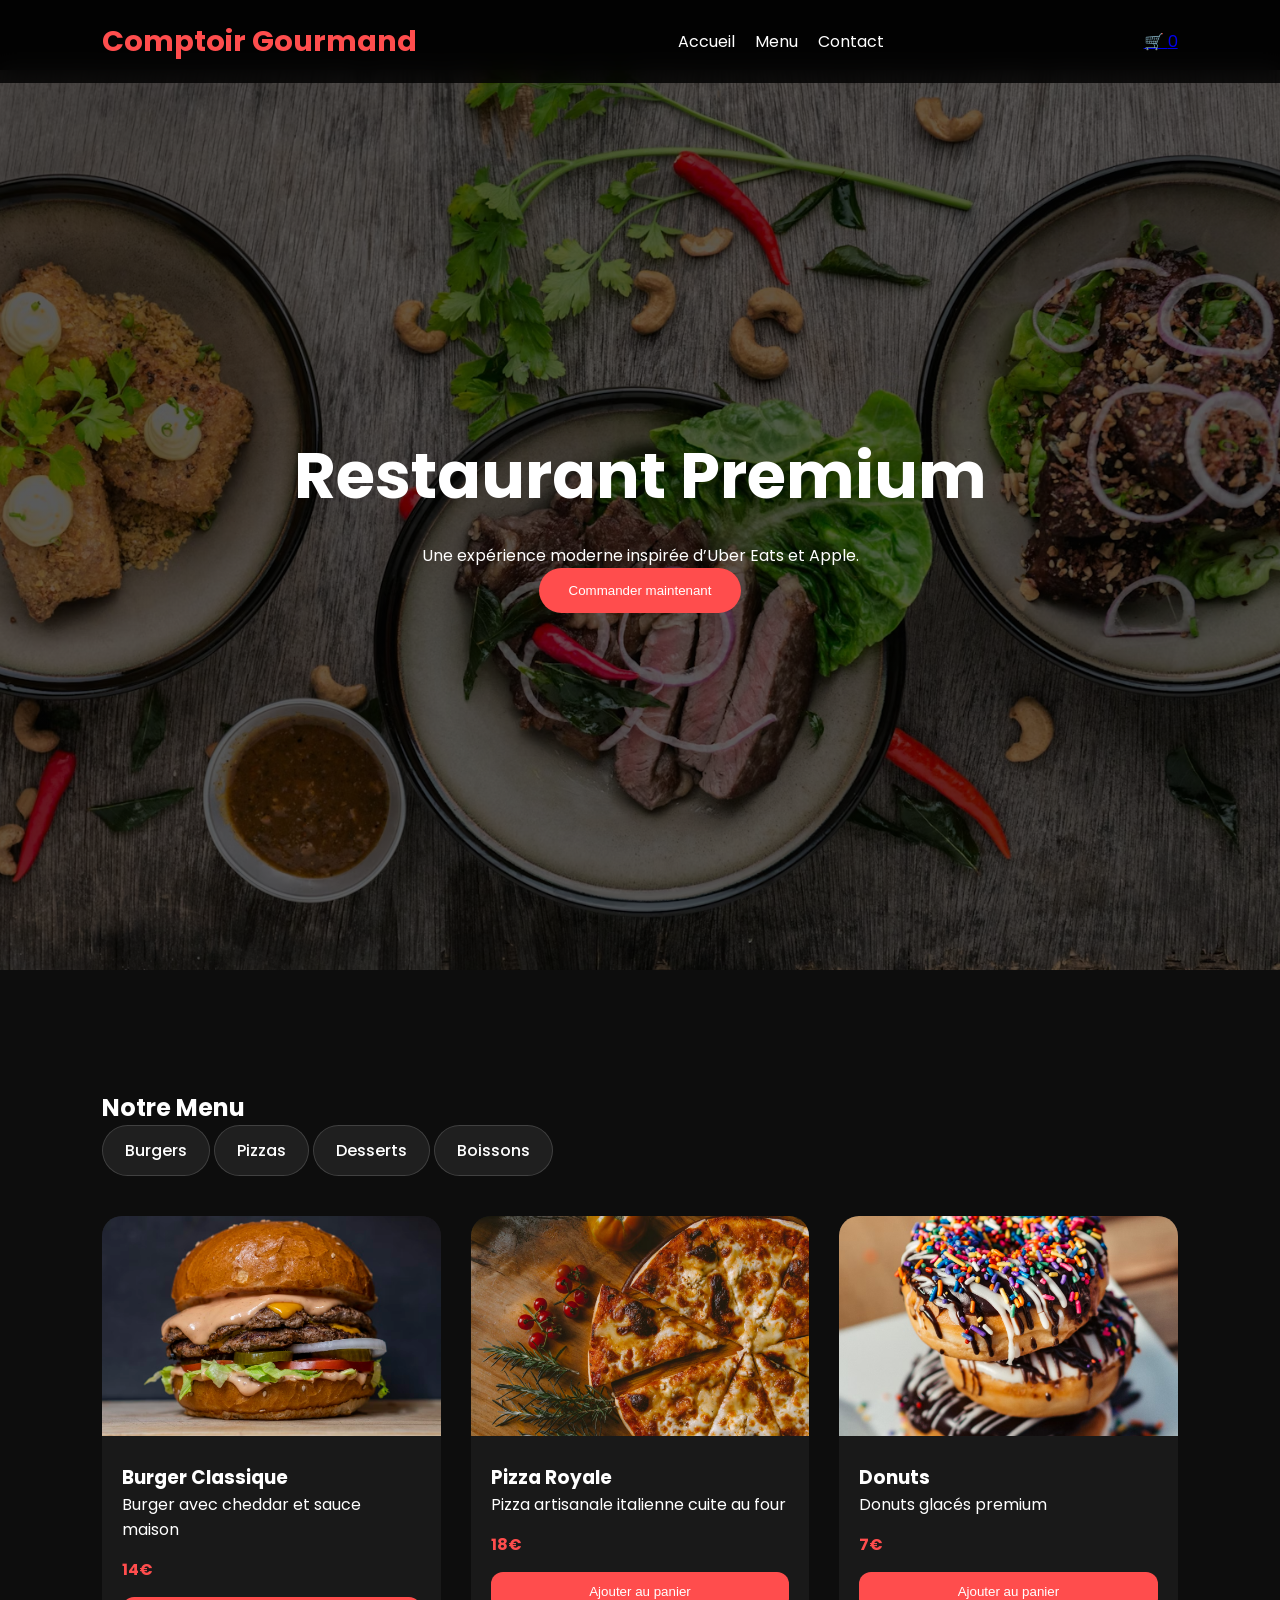
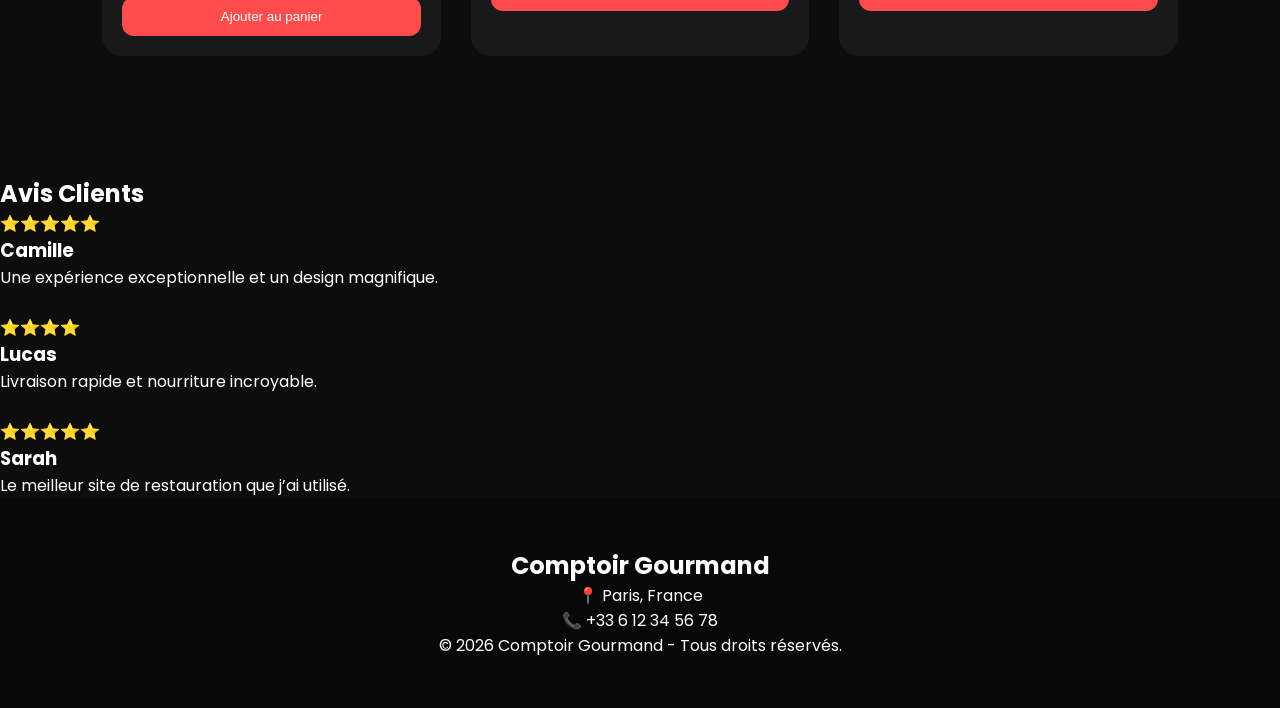
<file: index.html>
<!DOCTYPE html>
<html lang="fr">
<head>
    <meta charset="UTF-8">
    <meta name="viewport" content="width=device-width, initial-scale=1.0">
    <title>Comptoir Gourmand</title>

    <link rel="stylesheet" href="style.css">
    <link rel="stylesheet" href="responsive.css">
    <link rel="stylesheet" href="animations.css">

    <link href="https://fonts.googleapis.com/css2?family=Poppins:wght@300;400;500;600;700&display=swap" rel="stylesheet">
</head>
<body>

<header id="mainHeader">
    <nav>
        <div class="logo">Comptoir Gourmand</div>

        <div class="menu-toggle" onclick="toggleMenu()">
        ☰
        </div>

        <ul class="nav-links">
            <li><a href="#home">Accueil</a></li>
            <li><a href="#menu">Menu</a></li>
            <li><a href="#contact">Contact</a></li>
        </ul>
            
            <a href="cart.html" class="cart-btn">
            🛒 <span id="cart-count">0</span>
            </a>
        </div>
    </nav>
</header>

<section class="hero" id="home">
    <div class="hero-content">
        <h1>Restaurant Premium</h1>
        <p>Une expérience moderne inspirée d’Uber Eats et Apple.</p>
        <button onclick="document.getElementById('menu').scrollIntoView({behavior:'smooth'})">
        Commander maintenant
        </button>
    </div>
</section>

<section class="menu" id="menu">
    <h2>Notre Menu</h2>

    <div class="filters">
        <a href="burgers.html" class="filter-btn">Burgers</a>
        <a href="pizzas.html" class="filter-btn">Pizzas</a>
        <a href="desserts.html" class="filter-btn">Desserts</a>
        <a href="boissons.html" class="filter-btn">Boissons</a>
    </div>

    <!-- MENU GRID -->
    <div class="menu-grid">

        <div class="card" data-category="burger">
            <img src="images/burger.jpg" alt="Burger">
            <div class="card-content">
                <h3>Burger Classique</h3>
                <p>Burger avec cheddar et sauce maison</p>
                <div class="price">14€</div>
                <button onclick="addToCart('Burger Classique',14)">
                    Ajouter au panier
                </button>
            </div>
        </div>

        <div class="card" data-category="pizza">
            <img src="images/pizza.jpg" alt="Pizza">
            <div class="card-content">
                <h3>Pizza Royale</h3>
                <p>Pizza artisanale italienne cuite au four</p>
                <div class="price">18€</div>
                <button onclick="addToCart('Pizza Royale',18)">
                    Ajouter au panier
                </button>
            </div>
        </div>

        <div class="card" data-category="dessert">
            <img src="images/dessert.jpg" alt="Dessert">
            <div class="card-content">
                <h3>Donuts</h3>
                <p>Donuts glacés premium</p>
                <div class="price">7€</div>
                <button onclick="addToCart('Donuts',7)">
                    Ajouter au panier
                </button>
            </div>
        </div>

    </div>

</section>



<!-- AVIS -->
<section class="testimonials" id="reviews">

    <h2 class="section-title">
        Avis Clients
    </h2>

    <div class="testimonial-grid">

        <div class="testimonial">
            <p>⭐️⭐️⭐️⭐️⭐️</p>

            <h3>Camille</h3>

            <p>
                Une expérience exceptionnelle et un design magnifique.
            </p>
        </div>
        <br>
        <div class="testimonial">
            <p>⭐️⭐️⭐️⭐️</p>

            <h3>Lucas</h3>

            <p>
                Livraison rapide et nourriture incroyable.
            </p>
        </div>
        <br>
        <div class="testimonial">
            <p>⭐️⭐️⭐️⭐️⭐️</p>

            <h3>Sarah</h3>

            <p>
                Le meilleur site de restauration que j’ai utilisé.
            </p>
        </div>

    </div>

</section>

<!-- FOOTER -->
<footer id="contact">

    <h2>
        Comptoir Gourmand
    </h2>

    <p>
        📍 Paris, France
    </p>

    <p>
        📞 +33 6 12 34 56 78
    </p>

    <p>
        © 2026 Comptoir Gourmand - Tous droits réservés.
    </p>

</footer>
<!-- PANIER (IMPORTANT POUR AFFICHAGE + TOTAL) -->
<div class="cart-panel" id="cartPanel">

    <h2>Votre Panier</h2>

    <div id="cartItems"></div>

    <div class="cart-total">
        Total : <span id="total">0</span> €
    </div>

</div>

<!-- JAVASCRIPT -->
<script src="products.js"></script>
<script src="cart.js"></script>
<script src="app.js"></script>

<script src="filter.js"></script>
<script src="darkmode.js"></script>
</body>
</html>
</file>
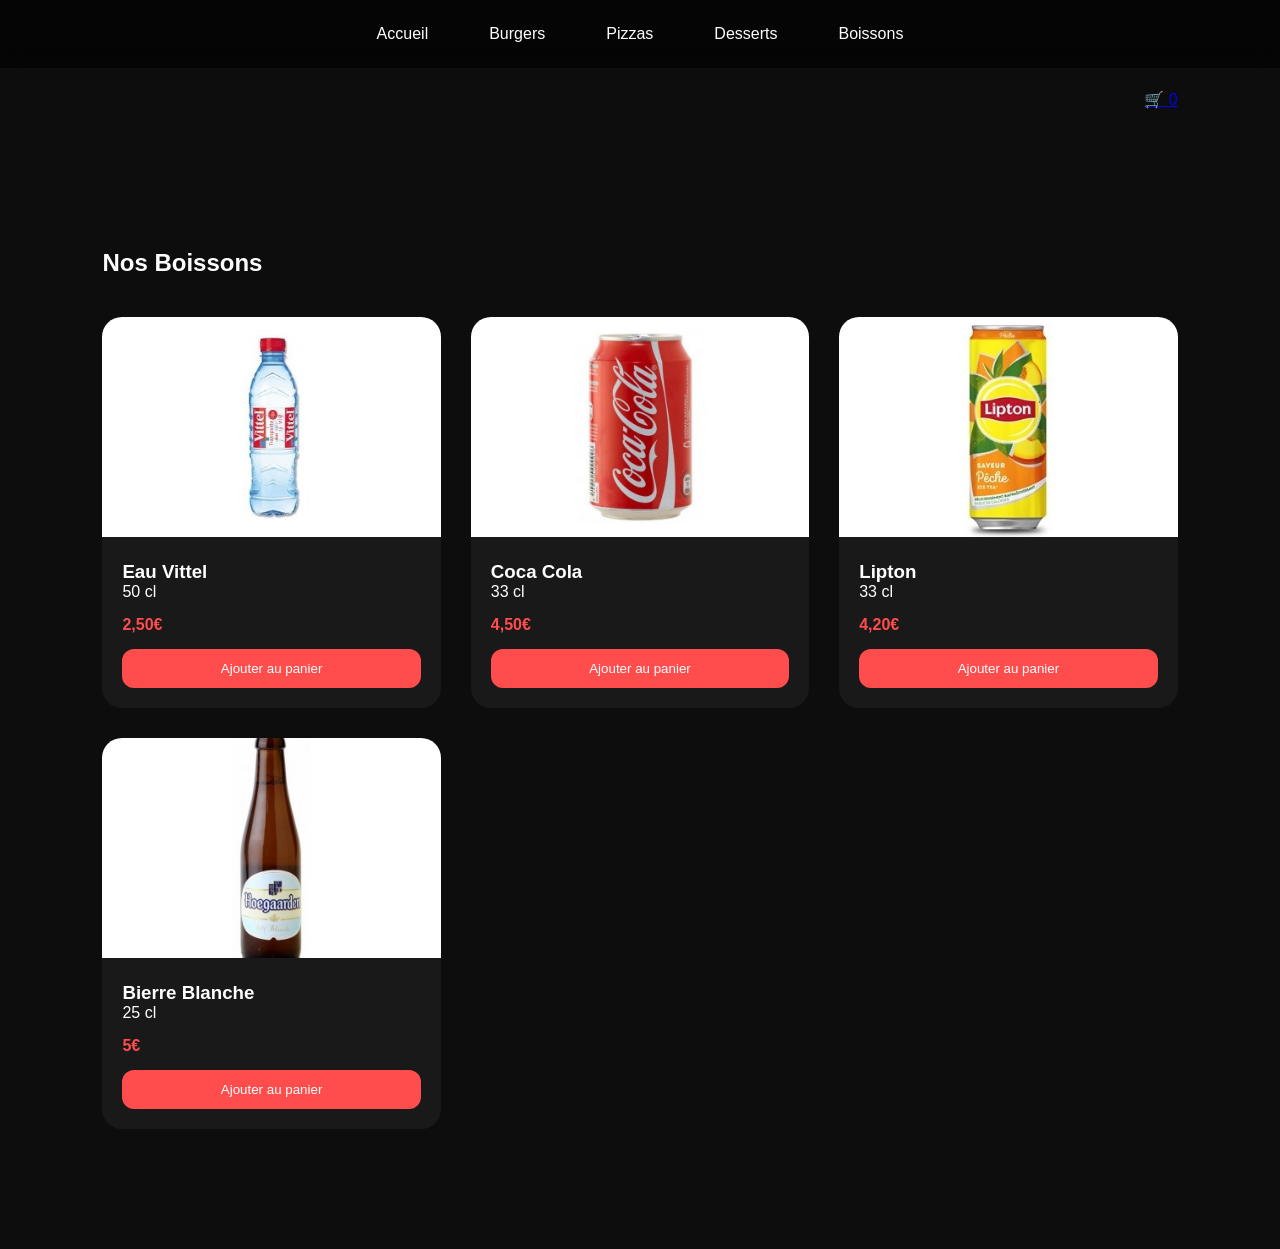
<file: boissons.html>
<!DOCTYPE html>
<html lang="fr">
<head>
    <meta charset="UTF-8">
    <meta name="viewport" content="width=device-width, initial-scale=1.0">
    <title>Pizzas</title>

    <link rel="stylesheet" href="style.css">
    <link rel="stylesheet" href="responsive.css">
    <link rel="stylesheet" href="animations.css">
</head>

<body>

<!-- MENU GLOBAL -->
<div id="menu-container"></div>

<script>
fetch("menu.html")
  .then(res => res.text())
  .then(data => {
    document.getElementById("menu-container").innerHTML = data;
  });
</script>

<!-- NAV PANIER -->
<nav class="nav">

    <div class="nav-spacer"></div>

    <a href="cart.html">
    🛒 <span id="cart-count">0</span>
    </a>

</nav>

<!-- SECTION BOISSONS -->
<section class="menu">
    <h2 class="section-title">Nos Boissons</h2>

    <div class="menu-grid">

        <div class="card">
            <img src="images/boissons 1.jpg">
            <div class="card-content">
                <h3>Eau Vittel</h3>
                <p>50 cl</p>
                <div class="price">2,50€</div>
                <button onclick="addToCart('Eau Vittel',2.50)">
                    Ajouter au panier
                </button>
            </div>
        </div>

        <div class="card">
            <img src="images/boissons 2.jpg">
            <div class="card-content">
                <h3>Coca Cola</h3>
                <p>33 cl</p>
                <div class="price">4,50€</div>
                <button onclick="addToCart('Coca Cola',4.50)">
                    Ajouter au panier
                </button>
            </div>
        </div>

        <div class="card">
            <img src="images/boissons 3.jpg">
            <div class="card-content">
                <h3>Lipton</h3>
                <p>33 cl</p>
                <div class="price">4,20€</div>
                <button onclick="addToCart('Lipton',4.20)">
                    Ajouter au panier
                </button>
            </div>
        </div>

        <div class="card">
            <img src="images/boissons 4.jpg">
            <div class="card-content">
                <h3>Bierre Blanche</h3>
                <p>25 cl</p>
                <div class="price">5€</div>
                <button onclick="addToCart('Bierre Blanche',5)">
                    Ajouter au panier
                </button>
            </div>
        </div>

    </div>
</section>

<!-- PANIER (IMPORTANT POUR AFFICHAGE + TOTAL) -->
<div class="cart-panel" id="cartPanel">

    <h2>Votre Panier</h2>

    <div id="cartItems"></div>

    <div class="cart-total">
        Total : <span id="total">0</span> €
    </div>

</div>


<!-- JS -->
<script src="products.js"></script>
<script src="cart.js"></script>
<script src="app.js"></script>

</body>
</html>
</file>
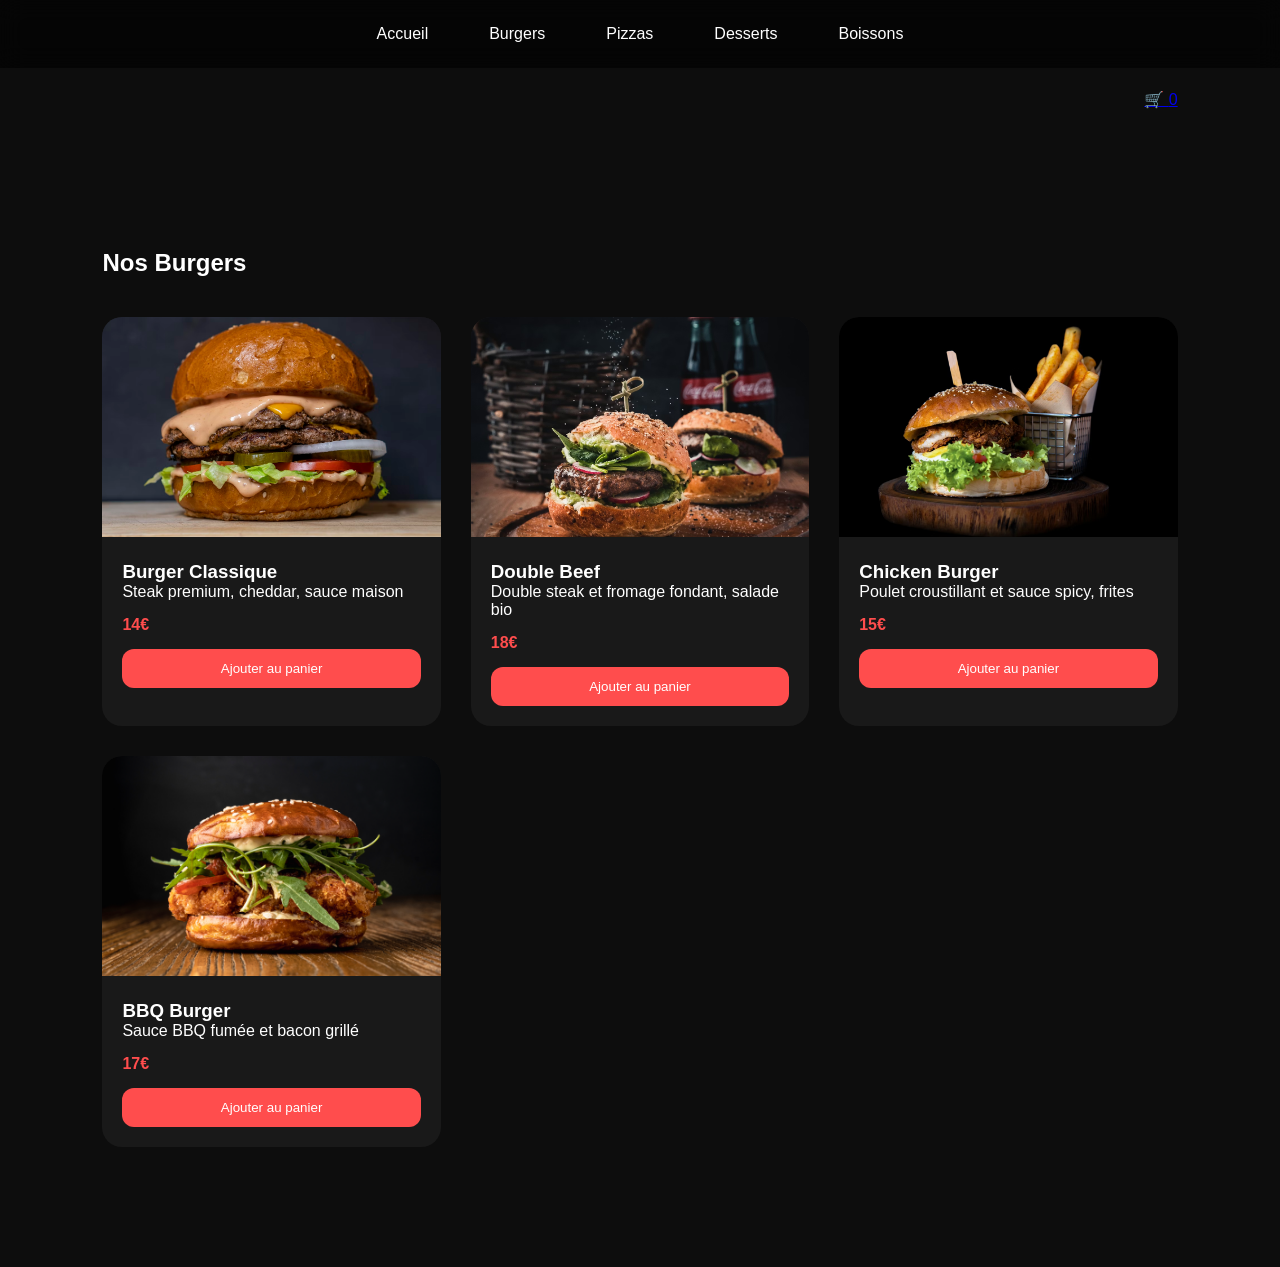
<file: burgers.html>
<!DOCTYPE html>
<html lang="fr">
<head>
    <meta charset="UTF-8">
    <meta name="viewport" content="width=device-width, initial-scale=1.0">
    <title>Burgers</title>

    <link rel="stylesheet" href="style.css">
    <link rel="stylesheet" href="responsive.css">
    <link rel="stylesheet" href="animations.css">
</head>

<body>

<!-- MENU GLOBAL -->
<div id="menu-container"></div>

<script>
fetch("menu.html")
  .then(res => res.text())
  .then(data => {
    document.getElementById("menu-container").innerHTML = data;
  });
</script>

<!-- NAV PANIER -->
<nav class="nav">

    <div class="nav-spacer"></div>

    <a href="cart.html">
    🛒 <span id="cart-count">0</span>
    </a>

</nav>

<!-- SECTION BURGERS -->
<section class="menu">
    <h2 class="section-title">Nos Burgers</h2>

    <div class="menu-grid">

        <div class="card">
            <img src="images/burger.jpg" alt="Burger">
            <div class="card-content">
                <h3>Burger Classique</h3>
                <p>Steak premium, cheddar, sauce maison</p>
                <div class="price">14€</div>

                <button onclick="addToCart('b1')">
                Ajouter au panier
                </button>
            </div>
        </div>

        <div class="card">
            <img src="images/burger1.jpg" alt="Double Beef">
            <div class="card-content">
                <h3>Double Beef</h3>
                <p>Double steak et fromage fondant, salade bio</p>
                <div class="price">18€</div>
                
                <button onclick="addToCart('b2')">
                Ajouter au panier
                </button>
            </div>
        </div>

        <div class="card">
            <img src="images/burger2.jpg" alt="Chicken Burger">
            <div class="card-content">
                <h3>Chicken Burger</h3>
                <p>Poulet croustillant et sauce spicy, frites</p>
                <div class="price">15€</div>
                
                <button onclick="addToCart('b3')">
                Ajouter au panier
                </button>
            </div>
        </div>

        <div class="card">
            <img src="images/burger3.jpg" alt="BBQ Burger">
            <div class="card-content">
                <h3>BBQ Burger</h3>
                <p>Sauce BBQ fumée et bacon grillé</p>
                <div class="price">17€</div>

                <button onclick="addToCart('b4')">
                Ajouter au panier
                </button>
            </div>
        </div>

    </div>
</section>
<!-- PANIER (IMPORTANT POUR AFFICHAGE + TOTAL) -->
<div class="cart-panel" id="cartPanel">

    <h2>Votre Panier</h2>

    <div id="cartItems"></div>

    <div class="cart-total">
        Total : <span id="total">0</span> €
    </div>

</div>


<!-- JS -->
<script src="products.js"></script>
<script src="cart.js"></script>
<script src="app.js"></script>

</body>
</html>
</file>
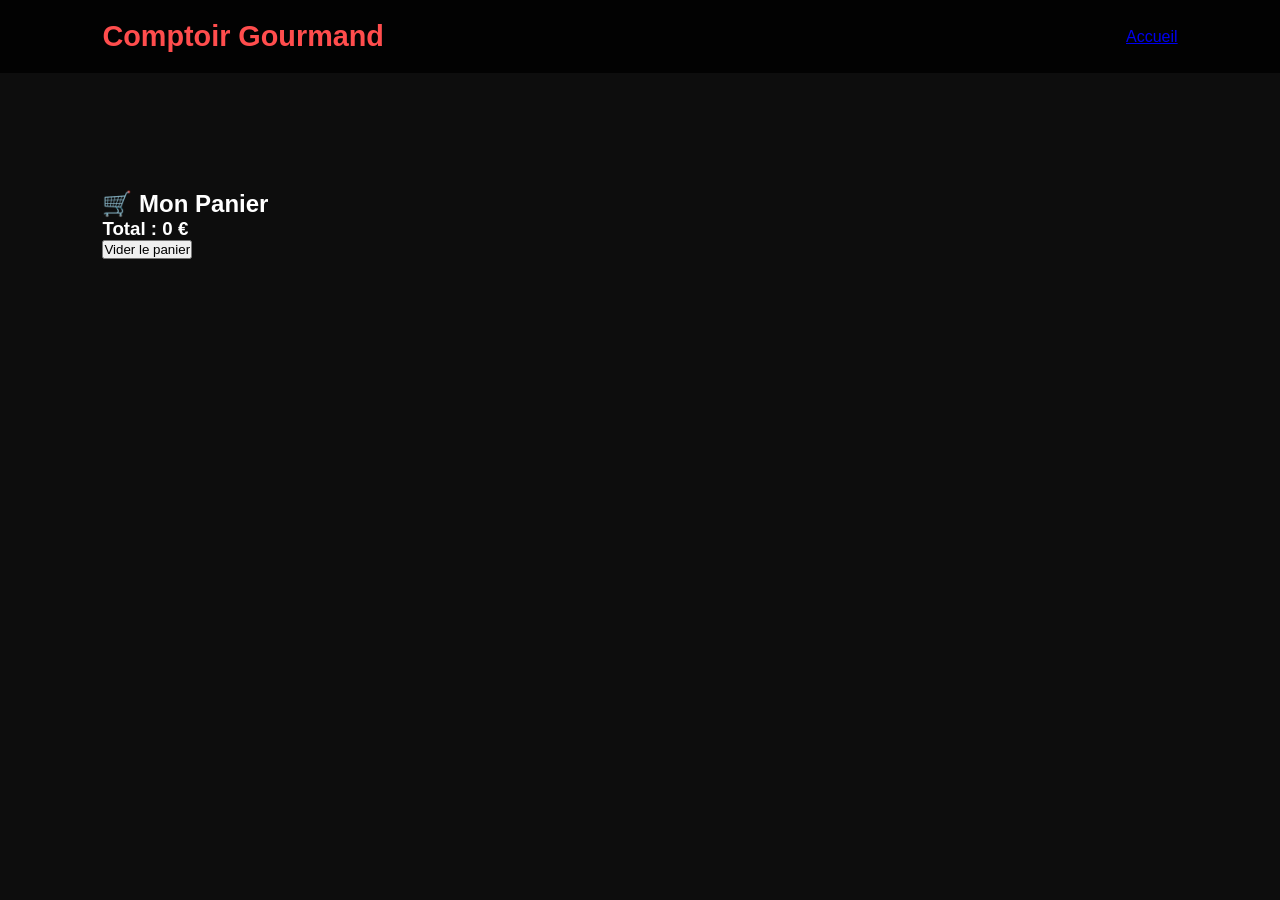
<file: cart.html>
<!DOCTYPE html>
<html lang="fr">
<head>
    <meta charset="UTF-8">
    <meta name="viewport" content="width=device-width, initial-scale=1.0">
    <title>Mon Panier</title>

    <link rel="stylesheet" href="style.css">
</head>
<body>

<header>
    <nav>
        <div class="logo">Comptoir Gourmand</div>
        <a href="index.html">Accueil</a>
    </nav>
</header>

<section class="menu">

    <h2>🛒 Mon Panier</h2>

    <div id="cartItems"></div>

    <h3>Total : <span id="total">0</span> €</h3>

    <button onclick="clearCart()">Vider le panier</button>

</section>

<script src="cart.js"></script>

</body>
</html>
</file>
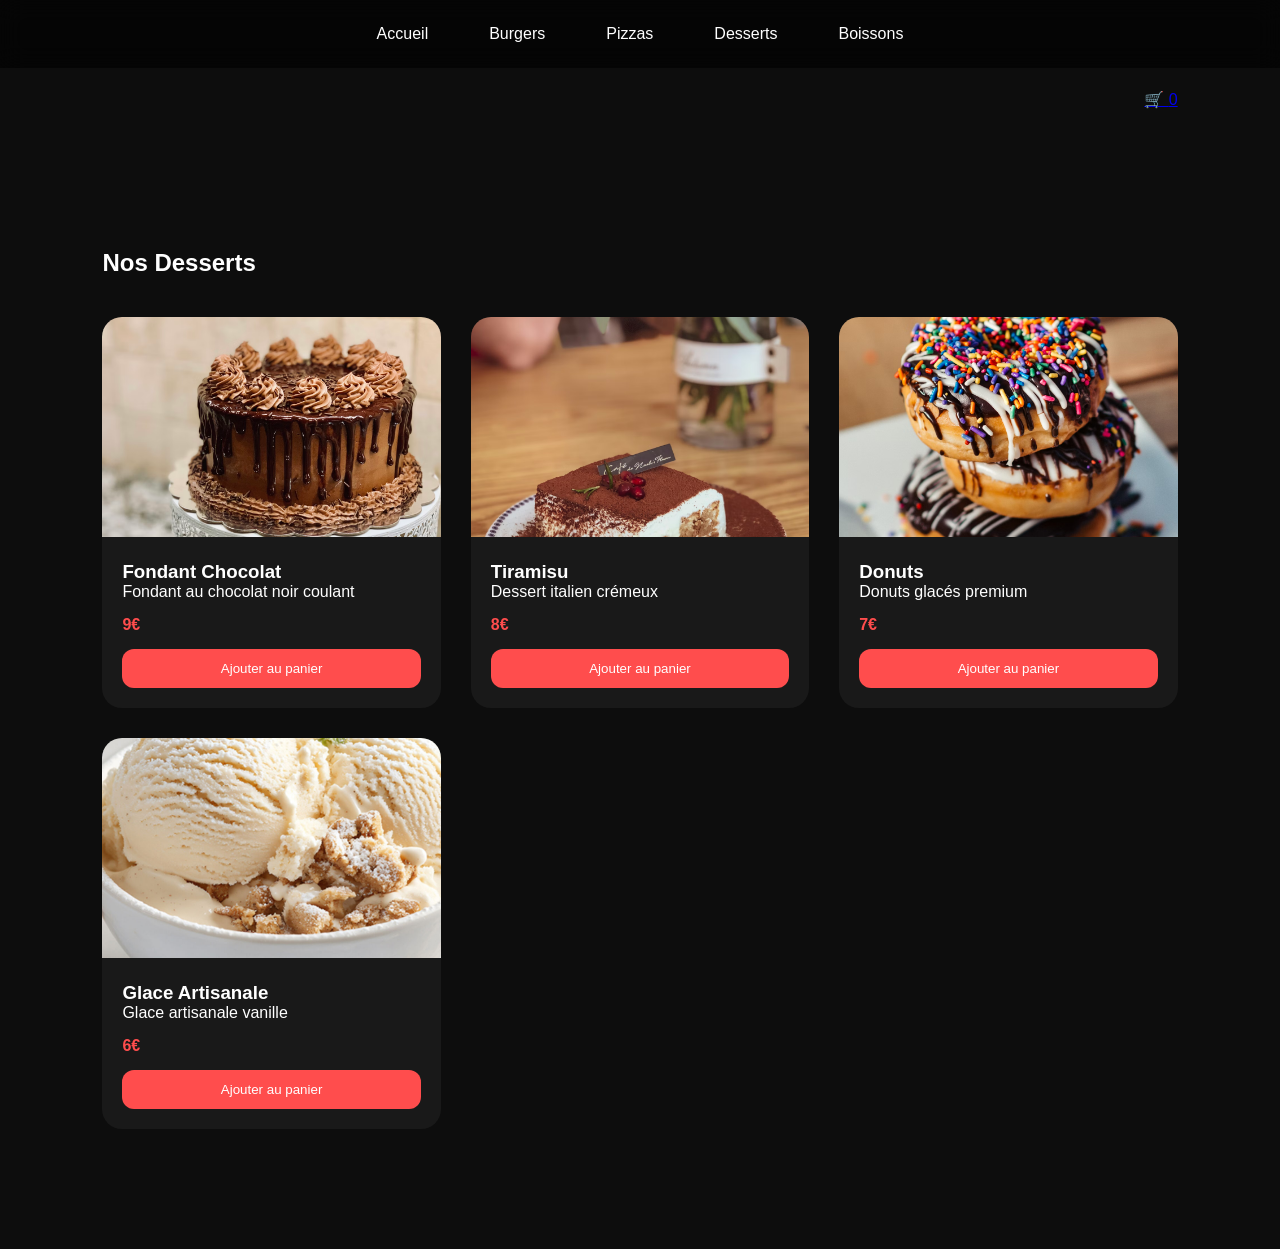
<file: desserts.html>
<!DOCTYPE html>
<html lang="fr">
<head>
    <meta charset="UTF-8">
    <meta name="viewport" content="width=device-width, initial-scale=1.0">
    <title>Desserts</title>

    <link rel="stylesheet" href="style.css">
    <link rel="stylesheet" href="responsive.css">
    <link rel="stylesheet" href="animations.css">
</head>

<body>

<!-- MENU GLOBAL -->
<div id="menu-container"></div>

<script>
fetch("menu.html")
  .then(res => res.text())
  .then(data => {
    document.getElementById("menu-container").innerHTML = data;
  });
</script>

<!-- NAV PANIER -->
<nav class="nav">

    <div class="nav-spacer"></div>

    <a href="cart.html">
    🛒 <span id="cart-count">0</span>
    </a>

</nav>

<!-- SECTION DESSERTS -->
<section class="menu">
    <h2 class="section-title">Nos Desserts</h2>

    <div class="menu-grid">

        <div class="card">
            <img src="images/dessert1.jpg">
            <div class="card-content">
                <h3>Fondant Chocolat</h3>
                <p>Fondant au chocolat noir coulant</p>
                <div class="price">9€</div>
                <button onclick="addToCart('Fondant Chocolat',9)">
                    Ajouter au panier
                </button>
            </div>
        </div>

        <div class="card">
            <img src="images/dessert2.jpg">
            <div class="card-content">
                <h3>Tiramisu</h3>
                <p>Dessert italien crémeux</p>
                <div class="price">8€</div>
                <button onclick="addToCart('Tiramisu',8)">
                    Ajouter au panier
                </button>
            </div>
        </div>

        <div class="card">
            <img src="images/dessert3.jpg">
            <div class="card-content">
                <h3>Donuts</h3>
                <p>Donuts glacés premium</p>
                <div class="price">7€</div>
                <button onclick="addToCart('Donuts',7)">
                    Ajouter au panier
                </button>
            </div>
        </div>

        <div class="card">
            <img src="images/dessert4.jpg">
            <div class="card-content">
                <h3>Glace Artisanale</h3>
                <p>Glace artisanale vanille</p>
                <div class="price">6€</div>
                <button onclick="addToCart('Glace Artisanale',6)">
                    Ajouter au panier
                </button>
            </div>
        </div>
    
    </div>
</section>

<!-- PANIER (IMPORTANT POUR AFFICHAGE + TOTAL) -->
<div class="cart-panel" id="cartPanel">

    <h2>Votre Panier</h2>

    <div id="cartItems"></div>

    <div class="cart-total">
        Total : <span id="total">0</span> €
    </div>

</div>


<!-- JS -->
<script src="products.js"></script>
<script src="cart.js"></script>
<script src="app.js"></script>

</body>
</html>
</file>
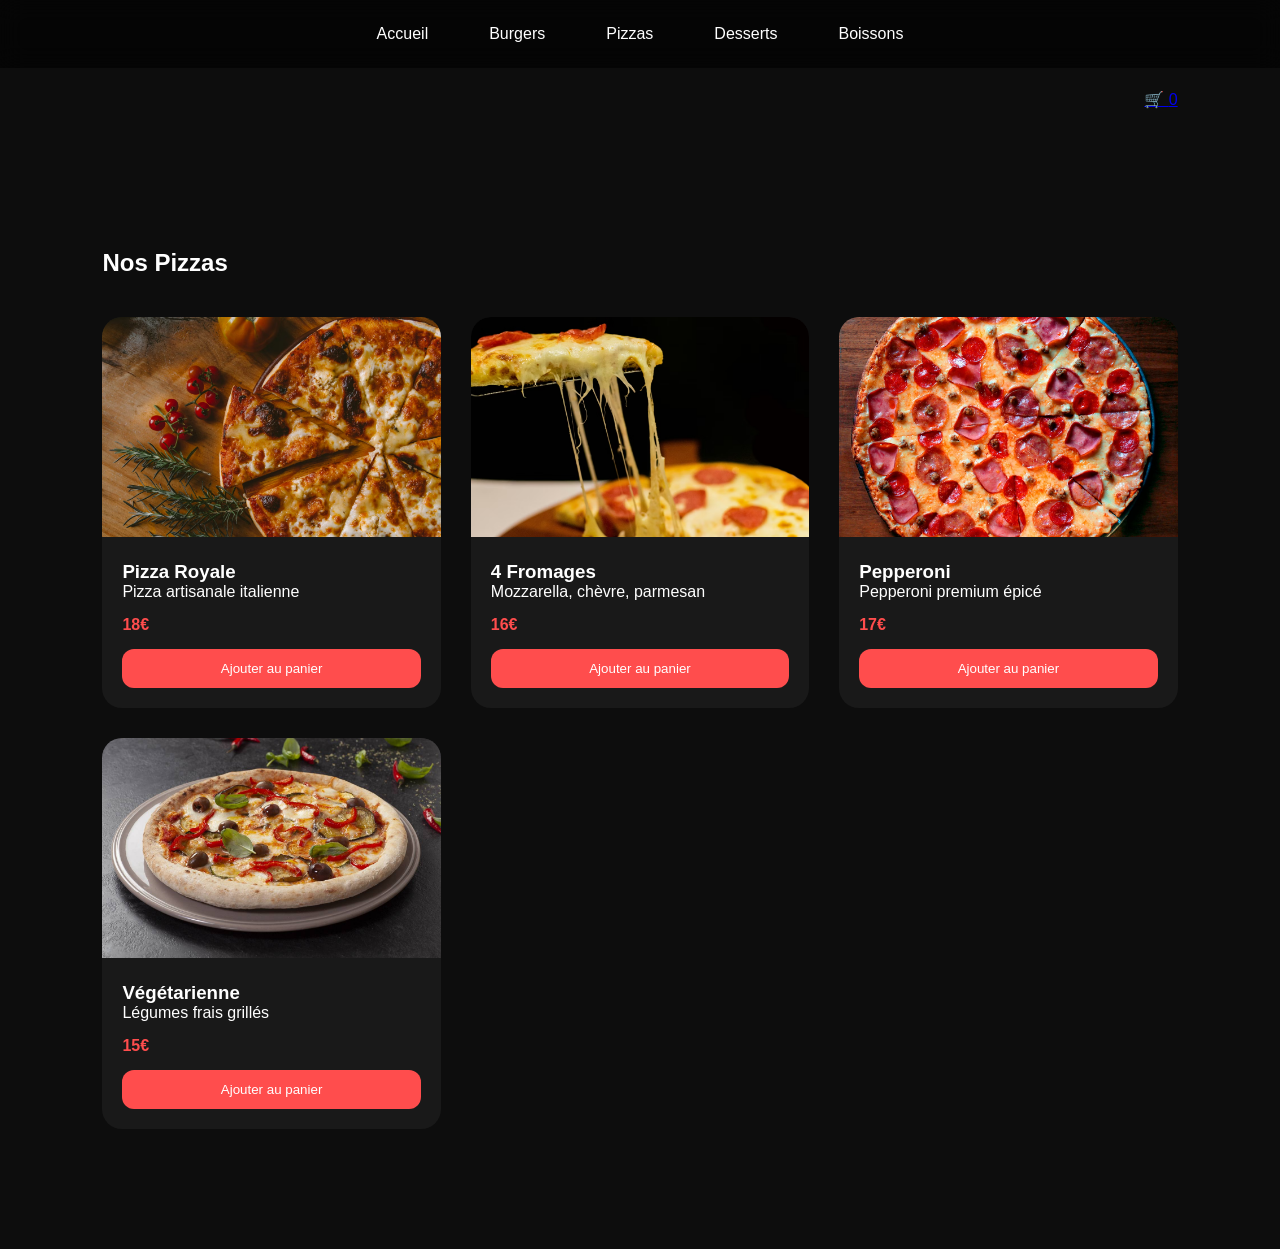
<file: pizzas.html>
<!DOCTYPE html>
<html lang="fr">
<head>
    <meta charset="UTF-8">
    <meta name="viewport" content="width=device-width, initial-scale=1.0">
    <title>Pizzas</title>

    <link rel="stylesheet" href="style.css">
    <link rel="stylesheet" href="responsive.css">
    <link rel="stylesheet" href="animations.css">
</head>

<body>

<!-- MENU GLOBAL -->
<div id="menu-container"></div>

<script>
fetch("menu.html")
  .then(res => res.text())
  .then(data => {
    document.getElementById("menu-container").innerHTML = data;
  });
</script>

<!-- NAV PANIER -->
<nav class="nav">

    <div class="nav-spacer"></div>

    <a href="cart.html">
    🛒 <span id="cart-count">0</span>
    </a>

</nav>

<!-- SECTION PIZZA -->
<section class="menu">
    <h2 class="section-title">Nos Pizzas</h2>

    <div class="menu-grid">

        <div class="card">
            <img src="images/pizza.jpg">
            <div class="card-content">
                <h3>Pizza Royale</h3>
                <p>Pizza artisanale italienne</p>
                <div class="price">18€</div>

                <button onclick="addToCart('p1')">
                Ajouter au panier
                </button>
            </div>
        </div>

        <div class="card">
            <img src="images/pizza1.jpg">
            <div class="card-content">
                <h3>4 Fromages</h3>
                <p>Mozzarella, chèvre, parmesan</p>
                <div class="price">16€</div>

                <button onclick="addToCart('p2')">
                Ajouter au panier
                </button>
            </div>
        </div>

        <div class="card">
            <img src="images/pizza2.jpg">
            <div class="card-content">
                <h3>Pepperoni</h3>
                <p>Pepperoni premium épicé</p>
                <div class="price">17€</div>

                <button onclick="addToCart('p3')">
                Ajouter au panier
                </button>
            </div>
        </div>

        <div class="card">
            <img src="images/pizza3.jpg">
            <div class="card-content">
                <h3>Végétarienne</h3>
                <p>Légumes frais grillés</p>
                <div class="price">15€</div>

                <button onclick="addToCart('p4')">
                Ajouter au panier
                </button>
            </div>
        </div>

    </div>
</section>

<!-- PANIER (IMPORTANT POUR AFFICHAGE + TOTAL) -->
<div class="cart-panel" id="cartPanel">

    <h2>Votre Panier</h2>

    <div id="cartItems"></div>

    <div class="cart-total">
        Total : <span id="total">0</span> €
    </div>

</div>


<!-- JS -->
<script src="products.js"></script>
<script src="cart.js"></script>
<script src="app.js"></script>

</body>
</html>
</file>
<file: style.css>
* {
    margin: 0;
    padding: 0;
    box-sizing: border-box;
}

/* ================= BODY ================= */

body {
    font-family: 'Poppins', sans-serif;
    background: #0d0d0d;
    color: white;
    padding-top: 70px;
}

/* ================= HEADER ================= */

header {
    position: fixed;
    width: 100%;
    top: 0;
    background: rgba(0,0,0,0.8);
    backdrop-filter: blur(10px);
    z-index: 1000;
}

nav {
    display: flex;
    justify-content: space-between;
    align-items: center;
    padding: 20px 8%;
}

.logo {
    font-size: 1.8rem;
    font-weight: 700;
    color: #ff4d4d;
}

/* ================= NAV LINKS ================= */

.nav-links {
    display: flex;
    gap: 20px;
    list-style: none;
}

.nav-links a {
    color: white;
    text-decoration: none;
}

/* ================= HERO ================= */

.hero {
    height: 100vh;
    background: linear-gradient(rgba(0,0,0,.6), rgba(0,0,0,.6)),
    url('images/hero.jpg') center/cover;

    display: flex;
    justify-content: center;
    align-items: center;
    text-align: center;
}

.hero-content h1 {
    font-size: 4rem;
    margin-bottom: 20px;
}

.hero-content button {
    padding: 15px 30px;
    border: none;
    border-radius: 50px;
    background: #ff4d4d;
    color: white;
    cursor: pointer;
}

/* ================= MENU ================= */

.menu {
    padding: 120px 8%;
}

.menu-grid {
    display: grid;
    grid-template-columns: repeat(auto-fit, minmax(280px,1fr));
    gap: 30px;
    margin-top: 40px;
}

/* ================= MENU TOGGLE ================= */

.menu-toggle {
    display: none;
    font-size: 28px;
    cursor: pointer;
    color: white;
}

/* ================= CARDS ================= */

.card {
    background: rgba(255,255,255,.05);
    border-radius: 20px;
    overflow: hidden;
}

.card img {
    width: 100%;
    height: 220px;
    object-fit: cover;
}

.card-content {
    padding: 20px;
}

.price {
    margin: 15px 0;
    color: #ff4d4d;
    font-weight: bold;
}

.card button {
    width: 100%;
    padding: 12px;
    border: none;
    border-radius: 12px;
    background: #ff4d4d;
    color: white;
    cursor: pointer;
}

/* ================= CART ================= */

.cart-panel {
    position: fixed;
    right: -400px;
    top: 0;
    width: 400px;
    height: 100vh;
    background: #111;
    transition: .4s;
    padding: 30px;
}

.cart-panel.active {
    right: 0;
}

.cart-item {
    display: flex;
    justify-content: space-between;
    padding: 15px;
    margin: 10px 0;
    background: rgba(255,255,255,0.05);
    border-radius: 12px;
}

.cart-item button {
    background: red;
    border: none;
    color: white;
    padding: 6px 10px;
    border-radius: 8px;
    cursor: pointer;
}

.cart-controls {
    display: flex;
    align-items: center;
    gap: 10px;
}

.cart-controls button {
    background: #ff4d4d;
    border: none;
    color: white;
    padding: 5px 10px;
    border-radius: 6px;
    cursor: pointer;
}

.cart-controls span {
    min-width: 20px;
    text-align: center;
}

/* ================= FILTER BUTTONS ================= */

.filter-btn {
    display: inline-block;
    padding: 12px 22px;
    border-radius: 50px;
    background: rgba(255, 255, 255, 0.08);
    color: white;
    text-decoration: none;
    font-weight: 500;
    border: 1px solid rgba(255, 255, 255, 0.15);
    transition: all 0.3s ease;
    backdrop-filter: blur(10px);
    cursor: pointer;
}

.filter-btn:hover {
    background: #ff4d4d;
    border-color: #ff4d4d;
    transform: translateY(-3px);
    box-shadow: 0 10px 25px rgba(255, 77, 77, 0.3);
}

/* ================= GLOBAL MENU ================= */

.global-menu {
    position: fixed;
    top: 0;
    left: 0;
    width: 100%;
    display: flex;
    justify-content: center;
    gap: 25px;
    padding: 15px 20px;
    background: rgba(0,0,0,0.6);
    backdrop-filter: blur(12px);
    z-index: 1000;
    flex-wrap: wrap;
}

.global-menu a {
    color: white;
    text-decoration: none;
    font-weight: 500;
    padding: 10px 18px;
    border-radius: 50px;
    transition: 0.3s;
    white-space: nowrap;
}

.global-menu a:hover {
    background: #ff4d4d;
    transform: translateY(-2px);
}

/* ================= FOOTER ================= */

footer {
    padding: 50px;
    text-align: center;
    background: #080808;
}

/* ================= EXTRA NAV ALIGN ================= */

.nav {
    display: flex;
    justify-content: flex-end;
    align-items: center;
    padding: 20px 8%;
}

/* ================= RESPONSIVE ================= */

@media (max-width: 768px) {

    header nav {
        display: flex;
        flex-direction: column;
        align-items: center;
        gap: 12px;
        padding: 15px;
    }

    .menu-toggle {
        display: block;
        font-size: 28px;
        cursor: pointer;
    }

    .nav-links {
        display: none;
        flex-direction: column;
        width: 100%;
        align-items: center;
        gap: 12px;
    }

    .nav-links.active {
        display: flex;
    }

    .nav-links li {
        width: 100%;
        display: flex;
        justify-content: center;
    }

    .nav-links a {
        display: block;
        width: 85%;
        text-align: center;
        padding: 12px;
        border-radius: 50px;
        background: rgba(255,255,255,0.08);
    }

    .global-menu {
        flex-direction: column;
        align-items: center;
        gap: 10px;
        padding: 10px;
    }

    .global-menu a {
        width: 90%;
        text-align: center;
        padding: 12px;
        font-size: 16px;
    }
}
</file>
<file: responsive.css>
@media(max-width:768px) {

    .nav-links {
        display: none;
    }

    .hero-content h1 {
        font-size: 2.5rem;
    }

    .cart-panel {
        width: 100%;
    }

}
</file>
<file: animations.css>
.card {
    transition: .4s;
}

.card:hover {
    transform: translateY(-10px);
    box-shadow: 0 10px 30px rgba(0,0,0,.4);
}

button {
    transition: .3s;
}

button:hover {
    transform: scale(1.05);
}
</file>
